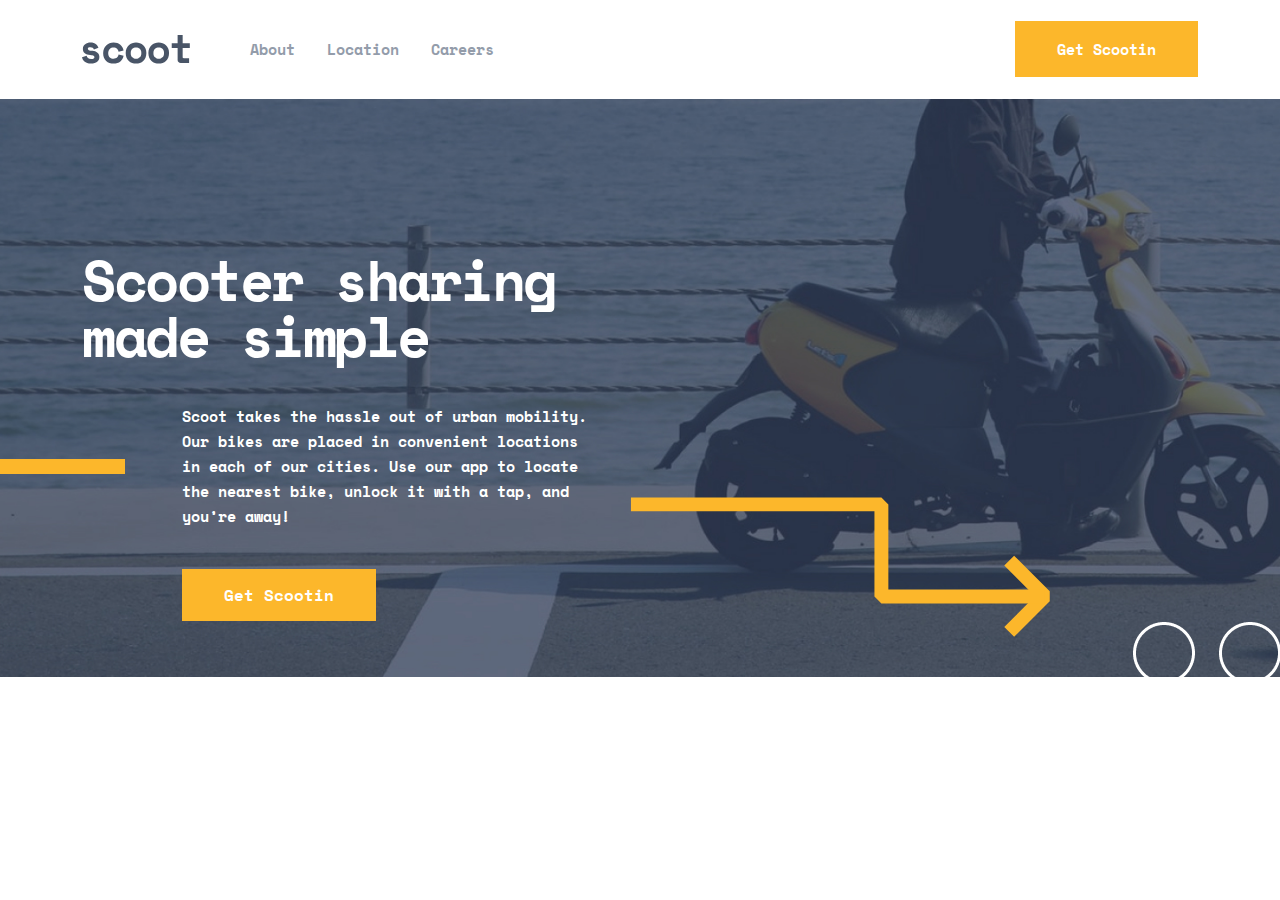
<file: index.html>
<!DOCTYPE html>
<html lang="en">
  <head>
    <meta charset="UTF-8" />
    <meta http-equiv="X-UA-Compatible" content="IE=edge" />
    <meta name="viewport" content="width=device-width, initial-scale=1.0" />
    <link rel="stylesheet" href="./" />
    <link rel="stylesheet" href="./css/main.css" />
    <title>scoot</title>
  </head>
  <body>
    <header class="site-header">
      <div class="container">
        <div class="site-header__inner">
          <button class="menu-btn" type="button">
            <img
              class="menu-btn__pic"
              width="20"
              height="16"
              src="./images/menu-btn.svg"
              alt="Menu button"
            />
          </button>
          <a class="logo" href="./index.html">
            <img
              class="logo__pic"
              width="108"
              height="29"
              src="./images/scoot.svg"
              alt="Site logo"
            />
          </a>
          <nav class="navbar">
            <ul class="navbar__list">
              <li class="navbar__item">
                <a class="navbar__link" href="./about.html">About</a>
              </li>
              <li class="navbar__item">
                <a class="navbar__link" href="./locations.html">Location</a>
              </li>
              <li class="navbar__item">
                <a class="navbar__link" href="./careers.html">Careers</a>
              </li>
              <li class="navbar__item">
                <a class="navbar__link main-btn site-header__btn" href="#"
                  >Get Scootin</a
                >
              </li>
            </ul>
          </nav>
        </div>
      </div>
    </header>
    <main>
      <section class="hero">
        <h1 class="visually-hidden">Lorem ipsum dolor sit amet.</h1>
        <div class="container">
          <div class="hero__inner">
            <div class="hero__content">
              <div class="hero__title-inner">
                <h2 class="hero__title">Scooter sharing made simple</h2>
              </div>
              <div class="hero__desc-inner">
                <span class="hero__line"></span>
                <p class="hero__desc">
                  Scoot takes the hassle out of urban mobility. Our bikes are
                  placed in convenient locations in each of our cities. Use our
                  app to locate the nearest bike, unlock it with a tap, and
                  you’re away!
                </p>
                <a class="hero__link main-btn" href="#">Get Scootin</a>
              </div>
            </div>
          </div>
        </div>
      </section>
    </main>
    <footer class="footer">
      <div class="container">
        <div class="footer__inner"></div>
      </div>
    </footer>
  </body>
</html>
</file>
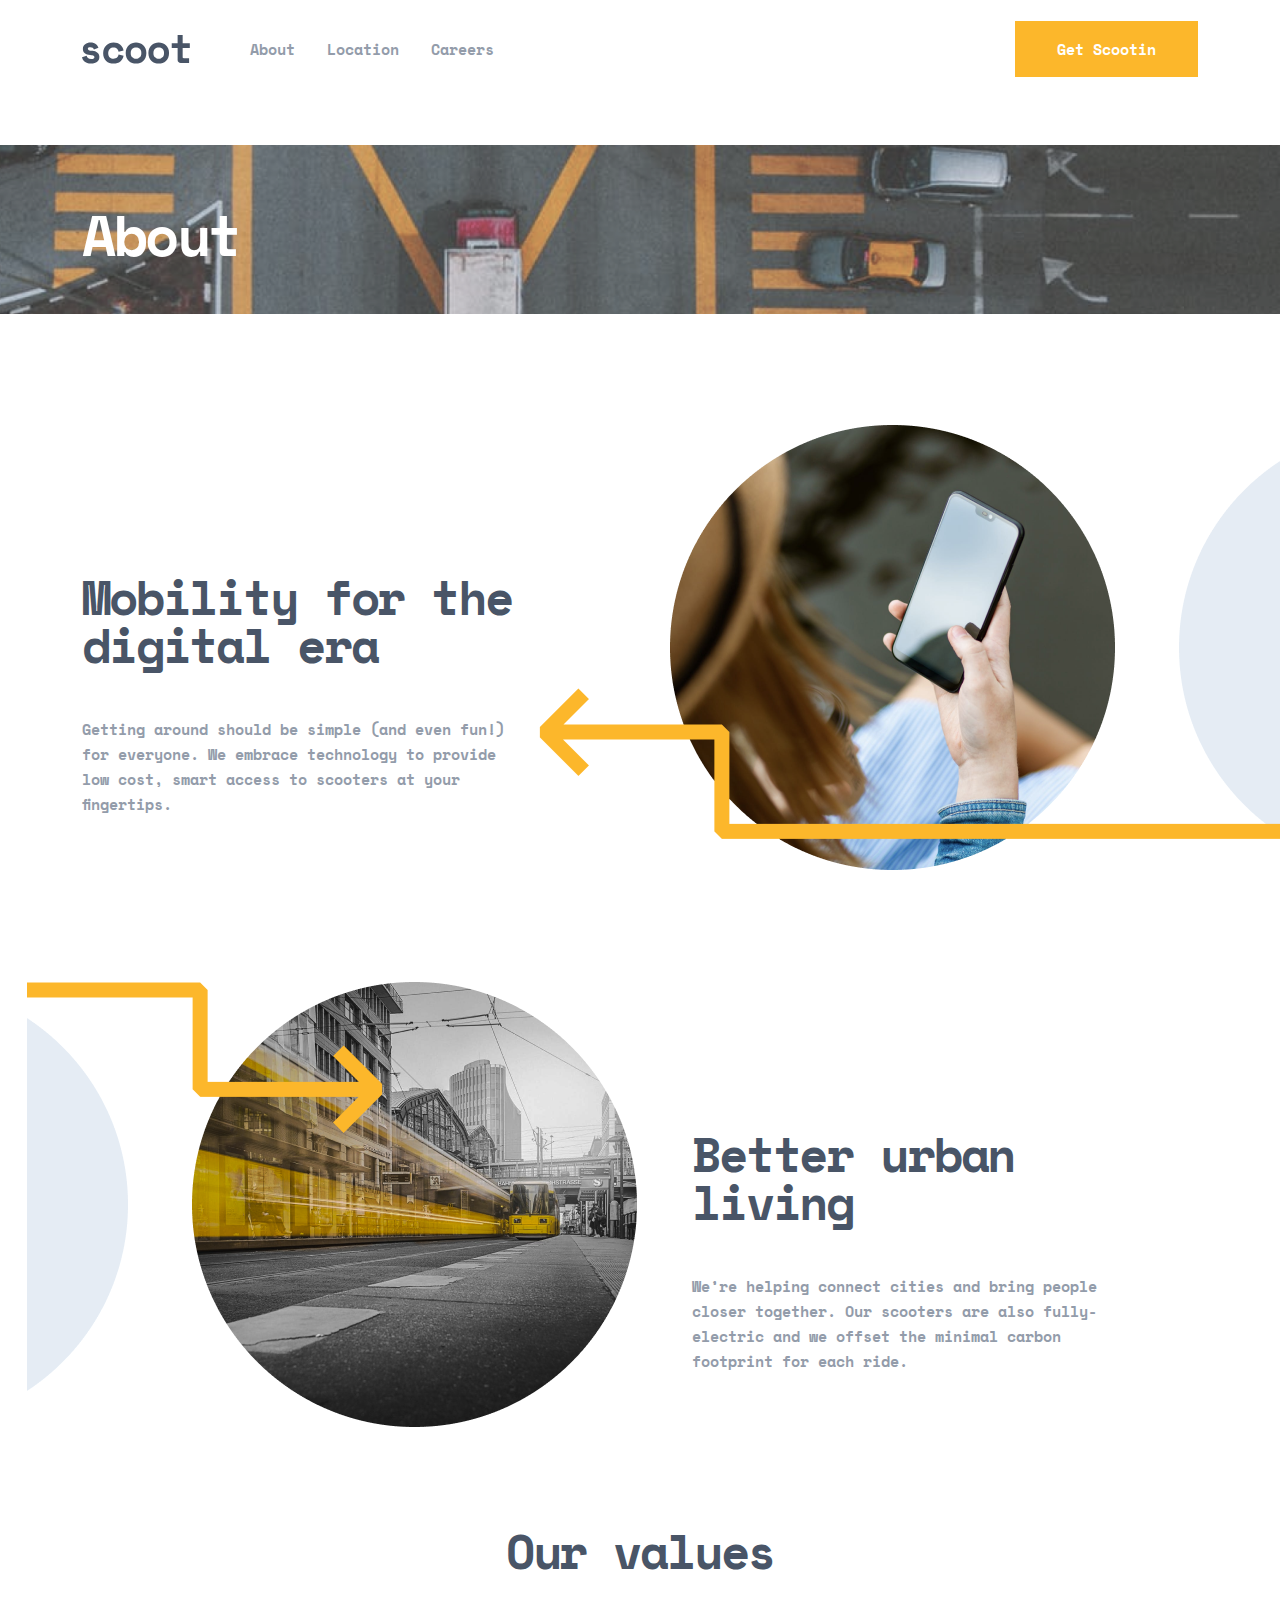
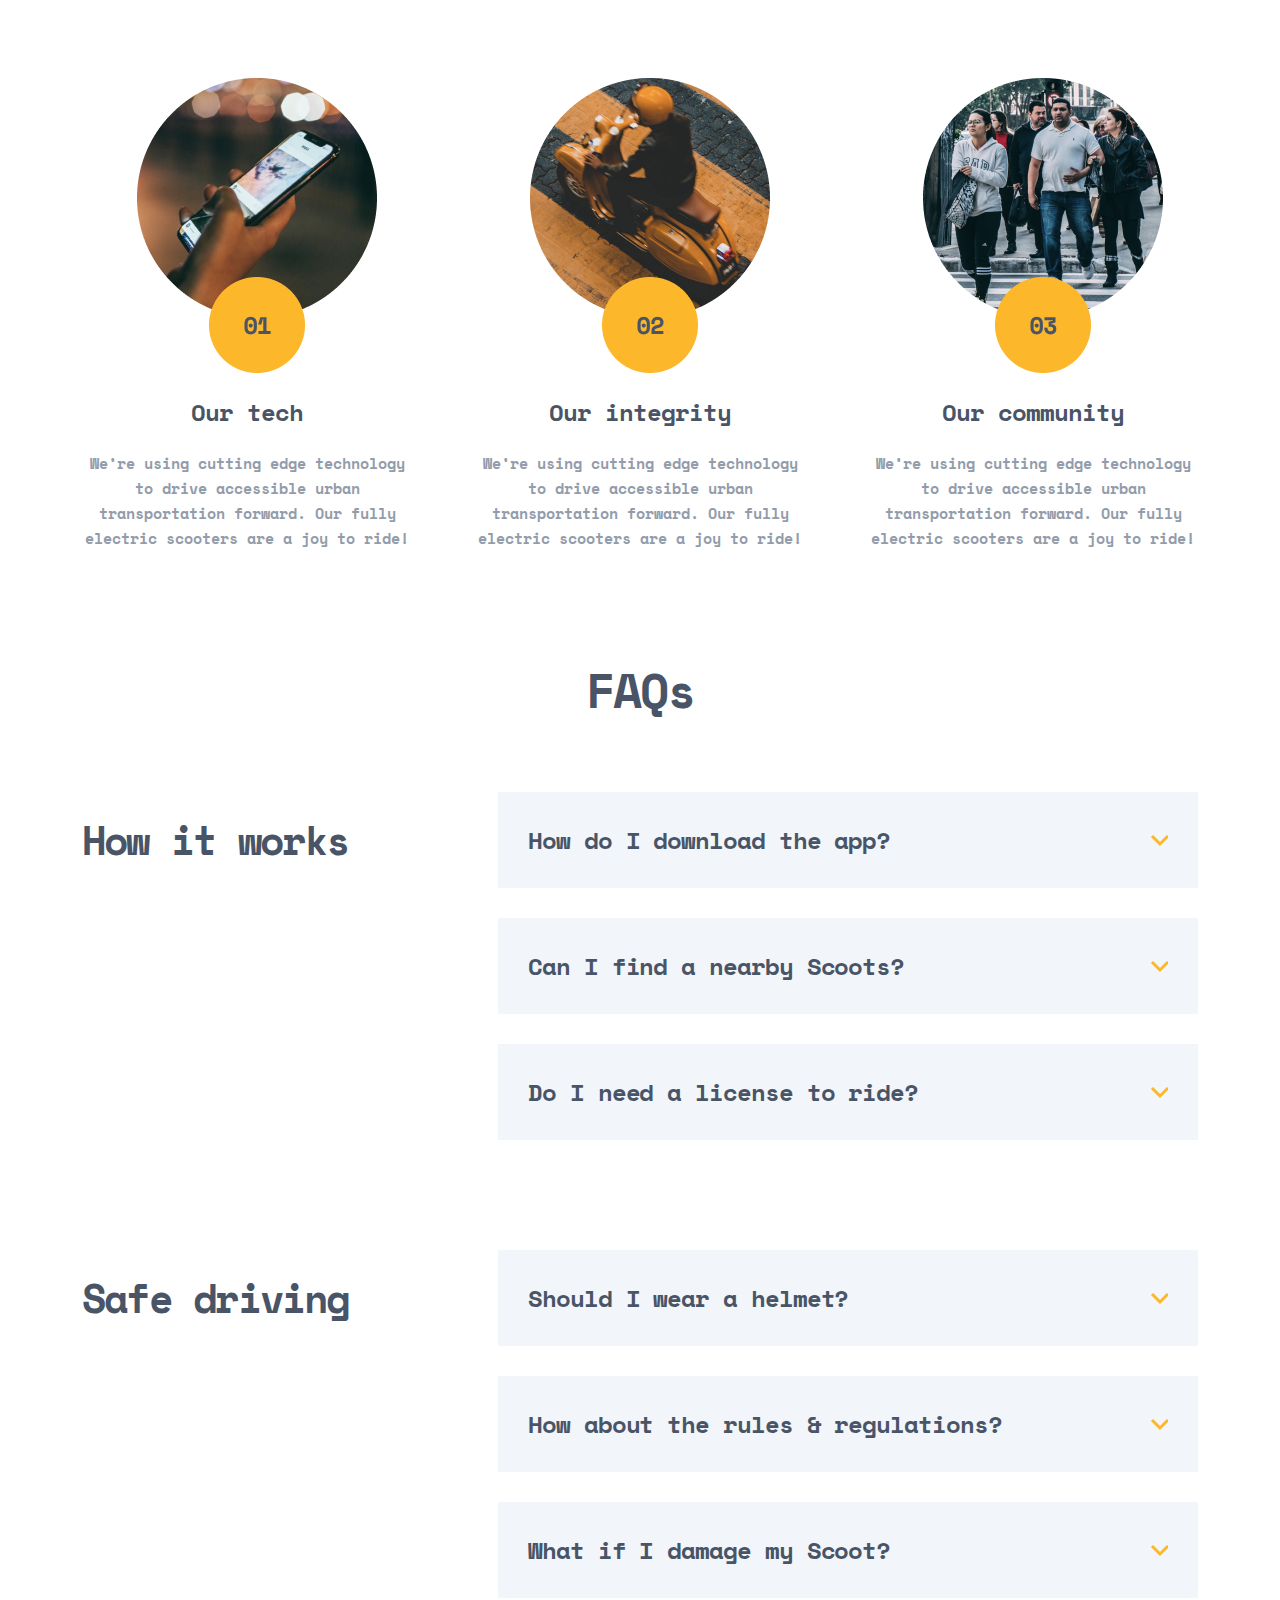
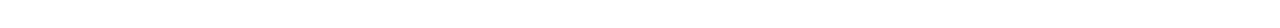
<file: about.html>
<!DOCTYPE html>
<html lang="en">
<head>
    <meta charset="UTF-8">
    <meta http-equiv="X-UA-Compatible" content="IE=edge">
    <meta name="viewport" content="width=device-width, initial-scale=1.0">
    <link rel="stylesheet" href="./css/main.css">
    <title>About</title>
</head>
<body>
    <header class="site-header">
        <div class="container">
          <div class="site-header__inner">
            <button class="menu-btn" type="button">
              <img
                class="menu-btn__pic"
                width="20"
                height="16"
                src="./images/menu-btn.svg"
                alt="Menu button"
              />
            </button>
            <a class="logo" href="./index.html">
              <img
                class="logo__pic"
                width="108"
                height="29"
                src="./images/scoot.svg"
                alt="Site logo"
              />
            </a>
            <nav class="navbar">
              <ul class="navbar__list">
                <li class="navbar__item">
                  <a class="navbar__link" href="#">About</a>
                </li>
                <li class="navbar__item">
                  <a class="navbar__link" href="#">Location</a>
                </li>
                <li class="navbar__item">
                  <a class="navbar__link" href="#">Careers</a>
                </li>
                <li class="navbar__item">
                  <a class="navbar__link main-btn site-header__btn" href="#"
                    >Get Scootin</a
                  >
                </li>
              </ul>
            </nav>
          </div>
        </div>
    </header>
    <main>
        <section class="about-hero">
            <div class="container"><h2 class="about-hero__title">About</h2></div>
        </section>
        <section class="about-content">
              <div class="container a-box">
                <div class="a-content">
                  <h3 class="a-content__title">Mobility for the digital era</h3>
                  <p class="a-content__desc">Getting around should be simple (and even fun!) for everyone. We embrace technology to provide low cost, smart access to scooters at your fingertips.</p>
                </div>
                <div class="a-content-img">
                  <img src="./images/aboutleft.png" alt="">
                </div>
              </div>
        </section>
        <section class="container b-content">
          <div class="a-box">
            <div class="b-img">
              <img src="./images/aboutright.png" alt="">
            </div>
            <div class="a-content">
              <h3 class="a-content__title">Better urban living</h3>
              <p class="a-content__desc">We’re helping connect cities and bring people closer together. Our scooters are also fully-electric and we offset the minimal carbon footprint for each ride.</p>
            </div>
          </div>
        </section>
        <section class="value">
          <div class="container">
            <h3 class="value__title">Our values</h3>
            <ul class="value__list">
              <li class="value__item">
                <img src="./images/value1.png" alt="" class="value__img">
                <strong class="value__name">Our tech</strong>
                <p class="value__desc">We’re using cutting edge technology to drive accessible urban transportation forward. Our fully electric scooters are a joy to ride!</p>
              </li>
              <li class="value__item">
                <img src="./images/value2.png" alt="" class="value__img">
                <strong class="value__name">Our integrity</strong>
                <p class="value__desc">We’re using cutting edge technology to drive accessible urban transportation forward. Our fully electric scooters are a joy to ride!</p>
              </li>
              <li class="value__item">
                <img src="./images/value3.png" alt="" class="value__img">
                <strong class="value__name">Our community</strong>
                <p class="value__desc">We’re using cutting edge technology to drive accessible urban transportation forward. Our fully electric scooters are a joy to ride!</p>
              </li> 
            </ul>
          </div>
        </section>
        <section class="faqs">
          <h3 class="faq__title">FAQs</h3>
          <div class="container faq__box1">
            <div class="faqt__name-box">
              <h4 class="faq__box-name">How it works</h4>
            </div>
            <div class="faq__content">
              <details>
                <summary>
                  <h3 class="details__name">How do I download the app?</h3>
                  <svg width="18" height="13" viewBox="0 0 18 13" fill="none" xmlns="http://www.w3.org/2000/svg">
                    <path d="M2 2L10 10L18 2" stroke="#FCB72B" stroke-width="3"/>
                    </svg>                                       
                </summary>
                <p>To download the Scoot app, you can search “Scoot” in both the App and Google Play stores. An even simpler way to do it would be to click the relevant link at the bottom of this page and you’ll be re-directed to the correct page.</p>
              </details>
              <details>
                <summary>
                  <h3 class="details__name">Can I find a nearby Scoots?</h3>
                  <svg width="18" height="13" viewBox="0 0 18 13" fill="none" xmlns="http://www.w3.org/2000/svg">
                    <path d="M2 2L10 10L18 2" stroke="#FCB72B" stroke-width="3"/>
                    </svg>                                       
                </summary>
                <p>To download the Scoot app, you can search “Scoot” in both the App and Google Play stores. An even simpler way to do it would be to click the relevant link at the bottom of this page and you’ll be re-directed to the correct page.</p>
              </details>  
              <details>
                <summary>
                  <h3 class="details__name">Do I need a license to ride?</h3>
                  <svg width="18" height="13" viewBox="0 0 18 13" fill="none" xmlns="http://www.w3.org/2000/svg">
                    <path d="M2 2L10 10L18 2" stroke="#FCB72B" stroke-width="3"/>
                    </svg>                                       
                </summary>
                <p>To download the Scoot app, you can search “Scoot” in both the App and Google Play stores. An even simpler way to do it would be to click the relevant link at the bottom of this page and you’ll be re-directed to the correct page.</p>
              </details>
            </div>
          </div>
          <div class="container faq__box1 faq__2">
            <div class="faqt__name-box">
              <h4 class="faq__box-name">Safe driving</h4>
            </div>
            <div class="faq__content">
              <details>
                <summary>
                  <h3 class="details__name">Should I wear a helmet?</h3>
                  <svg width="18" height="13" viewBox="0 0 18 13" fill="none" xmlns="http://www.w3.org/2000/svg">
                    <path d="M2 2L10 10L18 2" stroke="#FCB72B" stroke-width="3"/>
                    </svg>                                       
                </summary>
                <p>Yes, please do! All cities have different laws. But we strongly strongly strongly recommend always wearing a helmet regardless of the local laws. We like you and we want you to be as safe as possible while Scooting.</p>
              </details>
              <details>
                <summary>
                  <h3 class="details__name">How about the rules & regulations?</h3>
                  <svg width="18" height="13" viewBox="0 0 18 13" fill="none" xmlns="http://www.w3.org/2000/svg">
                    <path d="M2 2L10 10L18 2" stroke="#FCB72B" stroke-width="3"/>
                    </svg>                                       
                </summary>
                <p>To download the Scoot app, you can search “Scoot” in both the App and Google Play stores. An even simpler way to do it would be to click the relevant link at the bottom of this page and you’ll be re-directed to the correct page.</p>
              </details>  
              <details>
                <summary>
                  <h3 class="details__name">What if I damage my Scoot?</h3>
                  <svg width="18" height="13" viewBox="0 0 18 13" fill="none" xmlns="http://www.w3.org/2000/svg">
                    <path d="M2 2L10 10L18 2" stroke="#FCB72B" stroke-width="3"/>
                    </svg>                                       
                </summary>
                <p>To download the Scoot app, you can search “Scoot” in both the App and Google Play stores. An even simpler way to do it would be to click the relevant link at the bottom of this page and you’ll be re-directed to the correct page.</p>
              </details>
            </div>
          </div>
        </section>
    </main>
</body>
</html>
</file>
<file: css/main.css>
@font-face {
  font-family: "Space Mono";
  src: url("../fonts/SpaceMono-Bold.woff2") format("woff2"), url("../fonts/SpaceMono-Bold.woff") format("woff");
  font-weight: bold;
  font-style: normal;
  font-display: swap;
}
@font-face {
  font-family: "Lexend Deca";
  src: url("../fonts/SpaceMono-Bold.woff2") format("woff2"), url("../fonts/SpaceMono-Bold.woff") format("woff");
  font-weight: 400;
  font-style: normal;
  font-display: swap;
}
/*! normalize.css v8.0.1 | MIT License | github.com/necolas/normalize.css */
/* Document
   ========================================================================== */
/**
 * 1. Correct the line height in all browsers.
 * 2. Prevent adjustments of font size after orientation changes in iOS.
 */
html {
  line-height: 1.15; /* 1 */
  -webkit-text-size-adjust: 100%; /* 2 */
}

/* Sections
   ========================================================================== */
/**
 * Remove the margin in all browsers.
 */
body {
  margin: 0;
}

/**
 * Render the `main` element consistently in IE.
 */
main {
  display: block;
}

/**
 * Correct the font size and margin on `h1` elements within `section` and
 * `article` contexts in Chrome, Firefox, and Safari.
 */
h1 {
  font-size: 2em;
  margin: 0.67em 0;
}

/* Grouping content
   ========================================================================== */
/**
 * 1. Add the correct box sizing in Firefox.
 * 2. Show the overflow in Edge and IE.
 */
hr {
  box-sizing: content-box; /* 1 */
  height: 0; /* 1 */
  overflow: visible; /* 2 */
}

/**
 * 1. Correct the inheritance and scaling of font size in all browsers.
 * 2. Correct the odd `em` font sizing in all browsers.
 */
pre {
  font-family: monospace, monospace; /* 1 */
  font-size: 1em; /* 2 */
}

/* Text-level semantics
   ========================================================================== */
/**
 * Remove the gray background on active links in IE 10.
 */
a {
  background-color: transparent;
}

/**
 * 1. Remove the bottom border in Chrome 57-
 * 2. Add the correct text decoration in Chrome, Edge, IE, Opera, and Safari.
 */
abbr[title] {
  border-bottom: none; /* 1 */
  text-decoration: underline; /* 2 */
  -webkit-text-decoration: underline dotted;
          text-decoration: underline dotted; /* 2 */
}

/**
 * Add the correct font weight in Chrome, Edge, and Safari.
 */
b,
strong {
  font-weight: bolder;
}

/**
 * 1. Correct the inheritance and scaling of font size in all browsers.
 * 2. Correct the odd `em` font sizing in all browsers.
 */
code,
kbd,
samp {
  font-family: monospace, monospace; /* 1 */
  font-size: 1em; /* 2 */
}

/**
 * Add the correct font size in all browsers.
 */
small {
  font-size: 80%;
}

/**
 * Prevent `sub` and `sup` elements from affecting the line height in
 * all browsers.
 */
sub,
sup {
  font-size: 75%;
  line-height: 0;
  position: relative;
  vertical-align: baseline;
}

sub {
  bottom: -0.25em;
}

sup {
  top: -0.5em;
}

/* Embedded content
   ========================================================================== */
/**
 * Remove the border on images inside links in IE 10.
 */
img {
  border-style: none;
}

/* Forms
   ========================================================================== */
/**
 * 1. Change the font styles in all browsers.
 * 2. Remove the margin in Firefox and Safari.
 */
button,
input,
optgroup,
select,
textarea {
  font-family: inherit; /* 1 */
  font-size: 100%; /* 1 */
  line-height: 1.15; /* 1 */
  margin: 0; /* 2 */
}

/**
 * Show the overflow in IE.
 * 1. Show the overflow in Edge.
 */
button,
input { /* 1 */
  overflow: visible;
}

/**
 * Remove the inheritance of text transform in Edge, Firefox, and IE.
 * 1. Remove the inheritance of text transform in Firefox.
 */
button,
select { /* 1 */
  text-transform: none;
}

/**
 * Correct the inability to style clickable types in iOS and Safari.
 */
button,
[type=button],
[type=reset],
[type=submit] {
  -webkit-appearance: button;
}

/**
 * Remove the inner border and padding in Firefox.
 */
button::-moz-focus-inner,
[type=button]::-moz-focus-inner,
[type=reset]::-moz-focus-inner,
[type=submit]::-moz-focus-inner {
  border-style: none;
  padding: 0;
}

/**
 * Restore the focus styles unset by the previous rule.
 */
button:-moz-focusring,
[type=button]:-moz-focusring,
[type=reset]:-moz-focusring,
[type=submit]:-moz-focusring {
  outline: 1px dotted ButtonText;
}

/**
 * Correct the padding in Firefox.
 */
fieldset {
  padding: 0.35em 0.75em 0.625em;
}

/**
 * 1. Correct the text wrapping in Edge and IE.
 * 2. Correct the color inheritance from `fieldset` elements in IE.
 * 3. Remove the padding so developers are not caught out when they zero out
 *    `fieldset` elements in all browsers.
 */
legend {
  box-sizing: border-box; /* 1 */
  color: inherit; /* 2 */
  display: table; /* 1 */
  max-width: 100%; /* 1 */
  padding: 0; /* 3 */
  white-space: normal; /* 1 */
}

/**
 * Add the correct vertical alignment in Chrome, Firefox, and Opera.
 */
progress {
  vertical-align: baseline;
}

/**
 * Remove the default vertical scrollbar in IE 10+.
 */
textarea {
  overflow: auto;
}

/**
 * 1. Add the correct box sizing in IE 10.
 * 2. Remove the padding in IE 10.
 */
[type=checkbox],
[type=radio] {
  box-sizing: border-box; /* 1 */
  padding: 0; /* 2 */
}

/**
 * Correct the cursor style of increment and decrement buttons in Chrome.
 */
[type=number]::-webkit-inner-spin-button,
[type=number]::-webkit-outer-spin-button {
  height: auto;
}

/**
 * 1. Correct the odd appearance in Chrome and Safari.
 * 2. Correct the outline style in Safari.
 */
[type=search] {
  -webkit-appearance: textfield; /* 1 */
  outline-offset: -2px; /* 2 */
}

/**
 * Remove the inner padding in Chrome and Safari on macOS.
 */
[type=search]::-webkit-search-decoration {
  -webkit-appearance: none;
}

/**
 * 1. Correct the inability to style clickable types in iOS and Safari.
 * 2. Change font properties to `inherit` in Safari.
 */
::-webkit-file-upload-button {
  -webkit-appearance: button; /* 1 */
  font: inherit; /* 2 */
}

/* Interactive
   ========================================================================== */
/*
 * Add the correct display in Edge, IE 10+, and Firefox.
 */
details {
  display: block;
}

/*
 * Add the correct display in all browsers.
 */
summary {
  display: list-item;
}

/* Misc
   ========================================================================== */
/**
 * Add the correct display in IE 10+.
 */
template {
  display: none;
}

/**
 * Add the correct display in IE 10.
 */
[hidden] {
  display: none;
}

html {
  height: 100%;
  scroll-behavior: smooth;
}

*,
*::after,
*::before {
  box-sizing: border-box;
}

body {
  display: flex;
  flex-direction: column;
  height: 100%;
  margin: 0;
  font-family: "Space Mono", "Arial", sans-serif;
}

main {
  flex-grow: 1;
}

img {
  vertical-align: middle;
  -o-object-fit: cover;
     object-fit: cover;
}

.visually-hidden {
  clip: rect(0 0 0 0);
  -webkit-clip-path: inset(50%);
          clip-path: inset(50%);
  height: 1px;
  overflow: hidden;
  position: absolute;
  white-space: nowrap;
  width: 1px;
}

.container {
  width: 100%;
  max-width: 1156px;
  margin: 0 auto;
  padding: 0 20px;
}

.site-header__inner {
  padding: 35px 0;
  display: flex;
  align-items: center;
}

.menu-btn {
  display: none;
  margin: 0;
  padding: 0;
  background-color: transparent;
  border: none;
}

.navbar {
  width: 100%;
}

.navbar__list {
  display: flex;
  align-items: center;
  margin: 0;
  margin-left: 60px;
  padding: 0;
  list-style-type: none;
}

.navbar__item + .navbar__item {
  margin-left: 32px;
}

.navbar__link {
  font-style: normal;
  font-weight: 700;
  font-size: 15px;
  line-height: 25px;
  text-decoration: none;
  color: #939caa;
}
.navbar__link:hover {
  color: #fcb72b;
}

.main-btn {
  padding: 14px 39px;
  text-decoration: none;
  color: #fff;
  background-color: #fcb72b;
  border: 3px solid transparent;
}
.main-btn:hover {
  border-color: #fcb72b;
  color: #fcb72b;
  background-color: #fff;
}

.navbar__item:last-child {
  margin-left: auto;
}

@media only screen and (max-width: 576px) {
  .site-header__inner {
    position: relative;
  }
  .menu-btn {
    display: block;
  }
  .navbar {
    display: none;
  }
  .logo {
    position: absolute;
    right: 50%;
    left: 50%;
  }
}
.hero {
  padding: 153px 0;
  background-image: url("../../images/circles.png"), url("../../images/left-arrow.svg"), url("../../images/hero-bgi.jpg");
  background-repeat: no-repeat, no-repeat, no-repeat;
  background-size: 234px 62px, 447px 140px, 100%;
  background-position: calc(50% + 610px) calc(100% - 90px), calc(50% + 200px) calc(50% + 130px), 0 0;
}

.hero__inner {
  background-repeat: no-repeat;
}

.hero__title-inner {
  width: 100%;
  max-width: 500px;
}

.hero__title {
  margin: 0;
  padding: 0;
  font-style: normal;
  font-weight: 700;
  font-size: 56px;
  line-height: 56px;
  letter-spacing: -2.5px;
  color: #ffffff;
}

.hero__desc-inner {
  position: relative;
  margin-top: 40px;
  margin-left: 100px;
  width: 100%;
  max-width: 405px;
}

.hero__line {
  position: absolute;
  top: 55px;
  left: -260px;
  display: block;
  width: 203px;
  height: 15px;
  background-color: #fcb72b;
}

.hero__desc {
  margin: 0;
  padding: 0;
  font-family: "Lexend Deca";
  font-weight: 400;
  font-size: 15px;
  line-height: 25px;
  color: #ffffff;
}

.hero__link {
  display: inline-block;
  margin: 40px 0 0;
}
.hero__link:hover {
  background-color: #495567;
}

.about-hero {
  background-image: url(../../../images/about-hero.png);
  background-repeat: no-repeat;
  background-size: 100%;
  display: block;
  opacity: 0.8;
}

.about-hero__title {
  padding: 62px 0;
  font-weight: 700;
  font-size: 56px;
  line-height: 56px;
  letter-spacing: -2.5px;
  color: #FFFFFF;
}

.about-content {
  margin-top: 100px;
}

.a-content {
  width: 445px;
}

.a-box {
  display: flex;
  align-items: flex-start;
}

.a-content__title {
  padding-top: 100px;
  font-weight: 700;
  font-size: 48px;
  line-height: 48px;
  letter-spacing: -2.14286px;
  color: #495567;
}

.a-content__desc {
  font-weight: 400;
  font-size: 15px;
  line-height: 25px;
  /* or 167% */
  color: #939CAA;
}

.a-content-img {
  position: absolute;
  right: 0;
}

.b-content {
  margin-top: 150px;
}

.b-img {
  position: relative;
  left: -55px;
}

.value {
  margin-top: 100px;
}

.value__title {
  font-weight: 700;
  font-size: 48px;
  line-height: 48px;
  /* identical to box height, or 100% */
  text-align: center;
  letter-spacing: -2.14286px;
  color: #495567;
}

.value__list {
  padding: 0;
  margin: 0;
  list-style-type: none;
  display: flex;
  justify-content: space-between;
  align-items: center;
  flex-wrap: wrap;
}

.value__item {
  width: 330px;
}

.value__name {
  margin: 25px 0;
  display: block;
  font-weight: 700;
  font-size: 24px;
  line-height: 28px;
  /* identical to box height, or 117% */
  text-align: center;
  letter-spacing: -1.07143px;
  color: #495567;
}

.value__desc {
  font-weight: 400;
  font-size: 15px;
  line-height: 25px;
  /* or 167% */
  text-align: center;
  color: #939CAA;
}

.faqs {
  margin-top: 100px;
}

.faq__title {
  font-weight: 700;
  font-size: 48px;
  line-height: 48px;
  /* identical to box height, or 100% */
  text-align: center;
  letter-spacing: -2.14286px;
  color: #495567;
}

.faq__box1 {
  display: flex;
  justify-content: space-between;
  align-items: flex-start;
}

details {
  margin: 30px 0;
  width: 700px;
  padding: 10px 30px;
  background: #F2F5F9;
}

summary {
  list-style: none;
  display: flex;
  justify-content: space-between;
  align-items: center;
}

.faq__box-name {
  font-weight: 700;
  font-size: 40px;
  line-height: 48px;
  /* identical to box height, or 120% */
  letter-spacing: -1.78571px;
  color: #495567;
  margin-right: 120px;
}

.details__name {
  font-weight: 700;
  font-size: 24px;
  line-height: 28px;
  /* identical to box height, or 117% */
  letter-spacing: -1.07143px;
  color: #495567;
}

p {
  font-weight: 400;
  font-size: 15px;
  line-height: 25px;
  /* or 167% */
  color: #495567;
}

.faq__2 {
  margin-top: 50px;
}/*# sourceMappingURL=main.css.map */
</file>
